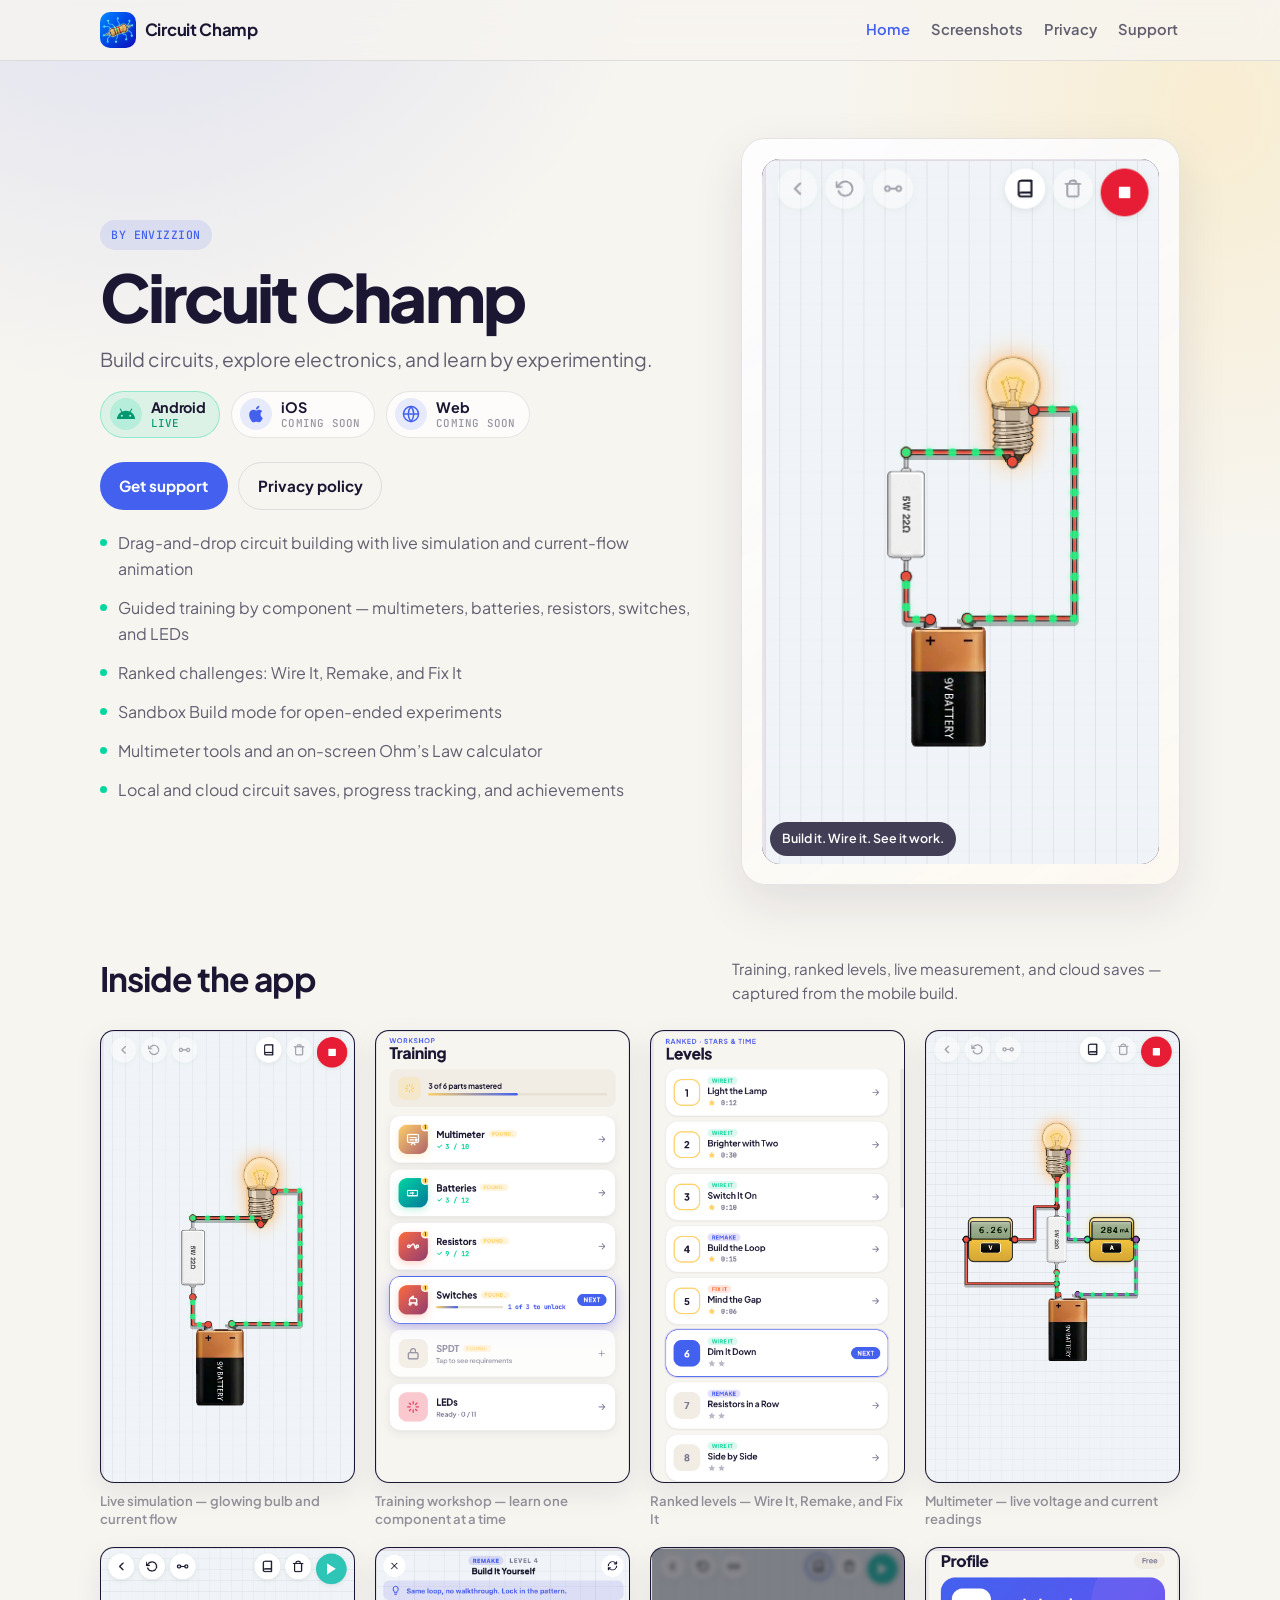
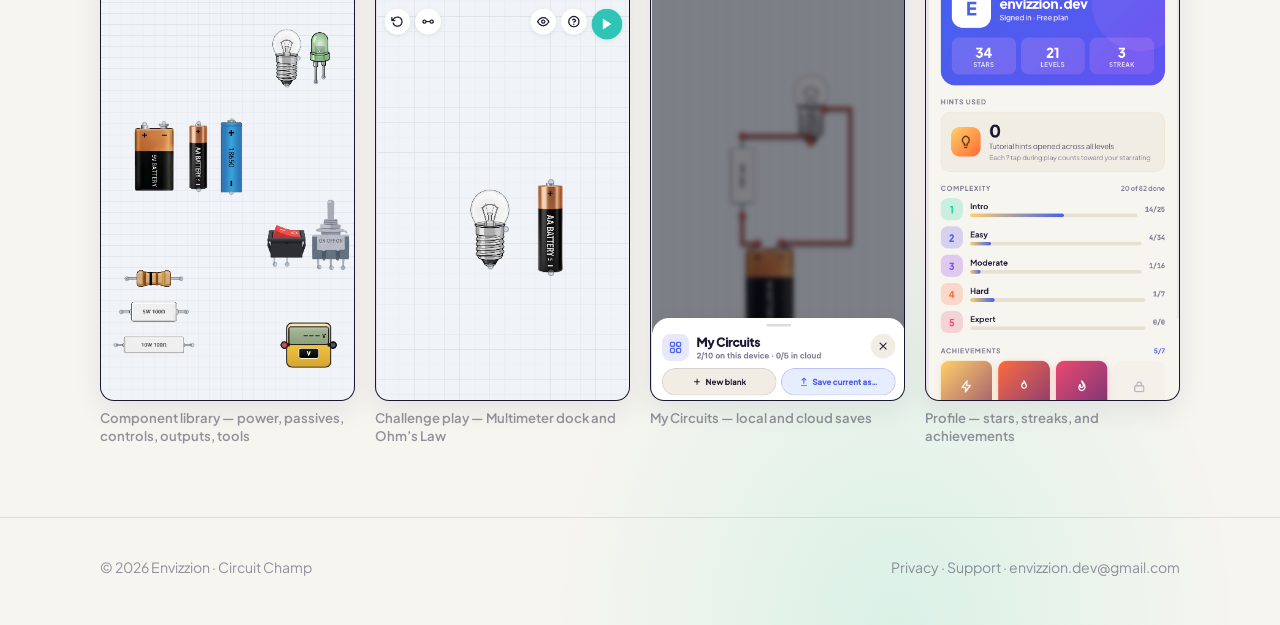
<file: index.html>
<!DOCTYPE html>
<html lang="en">

<head>
  <meta charset="utf-8">
  <meta name="viewport" content="width=device-width, initial-scale=1, viewport-fit=cover">
  <title>Circuit Champ — Build circuits. Learn by experimenting.</title>
  <meta name="description"
    content="Circuit Champ is a hands-on electronics learning app for Android, with iOS and web versions coming soon. Build circuits, train with guided levels, and experiment in the sandbox.">
  <meta name="theme-color" content="#4361ee">
  <link rel="icon" href="assets/icon.png" type="image/png">
  <link rel="preconnect" href="https://fonts.googleapis.com">
  <link rel="preconnect" href="https://fonts.gstatic.com" crossorigin>
  <link
    href="https://fonts.googleapis.com/css2?family=JetBrains+Mono:wght@400;500&family=Plus+Jakarta+Sans:wght@500;600;700;800&display=swap"
    rel="stylesheet">
  <link rel="stylesheet" href="css/site.css">
</head>

<body>
  <header class="site-header">
    <div class="site-header__inner">
      <a class="brand" href="./">
        <img src="assets/icon.png" width="36" height="36" alt="">
        <span>Circuit Champ</span>
      </a>
      <nav class="nav" aria-label="Primary">
        <a href="./" aria-current="page">Home</a>
        <a href="#screenshots">Screenshots</a>
        <a href="privacy/">Privacy</a>
        <a href="support/">Support</a>
      </nav>
    </div>
  </header>

  <main>
    <section class="hero">
      <div class="wrap hero__grid">
        <div class="hero__copy">
          <p class="eyebrow anim">By Envizzion</p>
          <h1 class="anim anim-d1">Circuit Champ</h1>
          <p class="hero__lede anim anim-d2">Build circuits, explore electronics, and learn by experimenting.</p>
          <ul class="platforms anim anim-d2" aria-label="Supported platforms">
            <li class="platform platform--live">
              <span class="platform__icon" aria-hidden="true">
                <svg viewBox="0 0 24 24" width="20" height="20" fill="currentColor">
                  <path d="M17.6 9.48l1.84-3.18c.16-.31.04-.69-.26-.85a.637.637 0 0 0-.83.22l-1.88 3.24a11.43 11.43 0 0 0-8.94 0L5.65 5.67a.643.643 0 0 0-.87-.2c-.28.18-.37.54-.2.83L6.4 9.48A10.78 10.78 0 0 0 1 18h22a10.78 10.78 0 0 0-5.4-8.52zM7 15.25a1.25 1.25 0 1 1 0-2.5 1.25 1.25 0 0 1 0 2.5zm10 0a1.25 1.25 0 1 1 0-2.5 1.25 1.25 0 0 1 0 2.5z"/>
                </svg>
              </span>
              <span class="platform__meta">
                <span class="platform__name">Android</span>
                <span class="platform__status">Live</span>
              </span>
            </li>
            <li class="platform">
              <span class="platform__icon" aria-hidden="true">
                <svg viewBox="0 0 24 24" width="20" height="20" fill="currentColor">
                  <path d="M18.71 19.5c-.83 1.24-1.71 2.45-3.05 2.47-1.34.03-1.77-.79-3.29-.79-1.53 0-2 .77-3.27.82-1.31.05-2.3-1.32-3.14-2.53C4.25 17 2.94 12.45 4.7 9.39c.87-1.52 2.43-2.48 4.12-2.51 1.28-.02 2.5.87 3.29.87.78 0 2.26-1.07 3.81-.91.65.03 2.47.26 3.64 1.98-.09.06-2.17 1.28-2.15 3.81.03 3.02 2.65 4.03 2.68 4.04-.03.07-.42 1.44-1.38 2.83M13 3.5c.73-.83 1.94-1.46 2.94-1.5.13 1.17-.34 2.35-1.04 3.19-.69.85-1.83 1.51-2.95 1.42-.15-1.15.41-2.35 1.05-3.11z"/>
                </svg>
              </span>
              <span class="platform__meta">
                <span class="platform__name">iOS</span>
                <span class="platform__status">Coming soon</span>
              </span>
            </li>
            <li class="platform">
              <span class="platform__icon" aria-hidden="true">
                <svg viewBox="0 0 24 24" width="20" height="20" fill="none" stroke="currentColor" stroke-width="1.8" stroke-linecap="round" stroke-linejoin="round">
                  <circle cx="12" cy="12" r="9"/>
                  <path d="M3 12h18"/>
                  <path d="M12 3a14 14 0 0 1 0 18"/>
                  <path d="M12 3a14 14 0 0 0 0 18"/>
                </svg>
              </span>
              <span class="platform__meta">
                <span class="platform__name">Web</span>
                <span class="platform__status">Coming soon</span>
              </span>
            </li>
          </ul>
          <div class="cta-row anim anim-d3">
            <a class="btn btn--primary" href="support/">Get support</a>
            <a class="btn btn--ghost" href="privacy/">Privacy policy</a>
          </div>
        </div>
        <aside class="hero__panel anim anim-d2" aria-label="Featured screenshot">
          <img src="assets/screenshots/01-sandbox-live-simulation.png"
            alt="Sandbox simulation with a glowing bulb, battery, resistor, and animated current flow"
            width="415" height="918">
          <span class="hero__badge">Build it. Wire it. See it work.</span>
        </aside>
        <ul class="features hero__features anim anim-d4">
          <li>Drag-and-drop circuit building with live simulation and current-flow animation</li>
          <li>Guided training by component — multimeters, batteries, resistors, switches, and LEDs</li>
          <li>Ranked challenges: Wire It, Remake, and Fix It</li>
          <li>Sandbox Build mode for open-ended experiments</li>
          <li>Multimeter tools and an on-screen Ohm’s Law calculator</li>
          <li>Local and cloud circuit saves, progress tracking, and achievements</li>
        </ul>
      </div>
    </section>

    <section class="section" id="screenshots">
      <div class="wrap">
        <div class="section__head">
          <h2>Inside the app</h2>
          <p>Training, ranked levels, live measurement, and cloud saves — captured from the mobile build.</p>
        </div>
        <div class="shot-grid">
          <figure class="shot anim anim-d1">
            <img src="assets/screenshots/01-sandbox-live-simulation.png"
              alt="Sandbox with a powered bulb circuit and moving current dots on the wires" width="415" height="918">
            <figcaption>Live simulation — glowing bulb and current flow</figcaption>
          </figure>
          <figure class="shot anim anim-d2">
            <img src="assets/screenshots/02-training-workshop.png"
              alt="Training workshop listing Multimeter, Batteries, Resistors, Switches, SPDT, and LEDs"
              width="416" height="919">
            <figcaption>Training workshop — learn one component at a time</figcaption>
          </figure>
          <figure class="shot anim anim-d3">
            <img src="assets/screenshots/03-ranked-levels.png"
              alt="Ranked levels list with Wire It, Remake, and Fix It challenges plus star times"
              width="416" height="918">
            <figcaption>Ranked levels — Wire It, Remake, and Fix It</figcaption>
          </figure>
          <figure class="shot anim anim-d4">
            <img src="assets/screenshots/04-multimeter-live-readings.png"
              alt="Circuit with voltmeter reading 6.26 V and ammeter reading 284 mA while the bulb glows"
              width="413" height="918">
            <figcaption>Multimeter — live voltage and current readings</figcaption>
          </figure>
          <figure class="shot anim anim-d5">
            <img src="assets/screenshots/05-component-library.png"
              alt="Sandbox palette showing batteries, resistors, switches, bulbs, LEDs, and a multimeter"
              width="412" height="917">
            <figcaption>Component library — power, passives, controls, outputs, tools</figcaption>
          </figure>
          <figure class="shot anim anim-d6">
            <img src="assets/screenshots/06-challenge-ohms-law.png"
              alt="Level 4 Build It Yourself challenge with Multimeter dock and Ohm’s Law calculator"
              width="413" height="921">
            <figcaption>Challenge play — Multimeter dock and Ohm’s Law</figcaption>
          </figure>
          <figure class="shot anim anim-d7">
            <img src="assets/screenshots/07-my-circuits-cloud-saves.png"
              alt="My Circuits sheet showing local and cloud save slots for named sandbox circuits"
              width="412" height="918">
            <figcaption>My Circuits — local and cloud saves</figcaption>
          </figure>
          <figure class="shot anim anim-d8">
            <img src="assets/screenshots/08-profile-progress.png"
              alt="Profile screen with stars, levels completed, streak, complexity progress, and achievements"
              width="413" height="923">
            <figcaption>Profile — stars, streaks, and achievements</figcaption>
          </figure>
        </div>
      </div>
    </section>
  </main>

  <footer class="site-footer">
    <div class="site-footer__inner">
      <p>© 2026 Envizzion · Circuit Champ</p>
      <p>
        <a href="privacy/">Privacy</a>
        ·
        <a href="support/">Support</a>
        ·
        <a href="mailto:envizzion.dev@gmail.com">envizzion.dev@gmail.com</a>
      </p>
    </div>
  </footer>
</body>

</html>
</file>
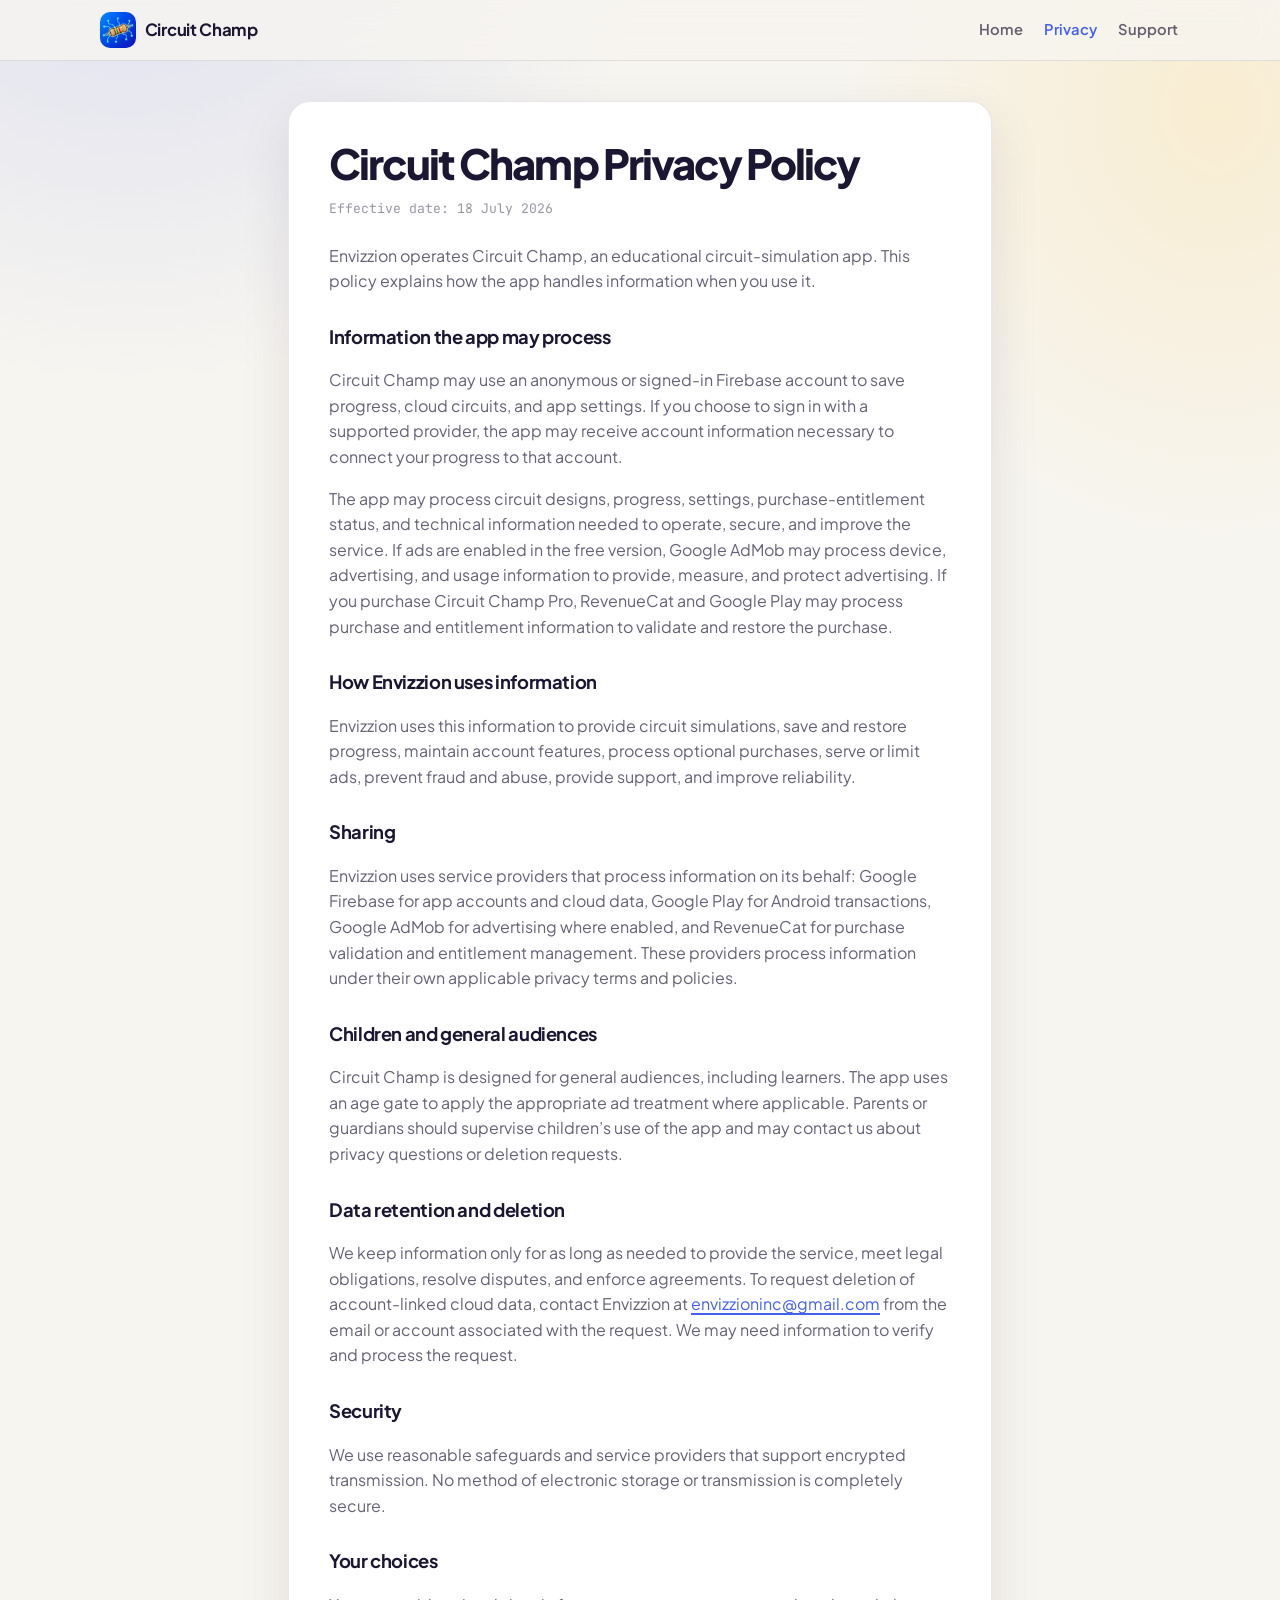
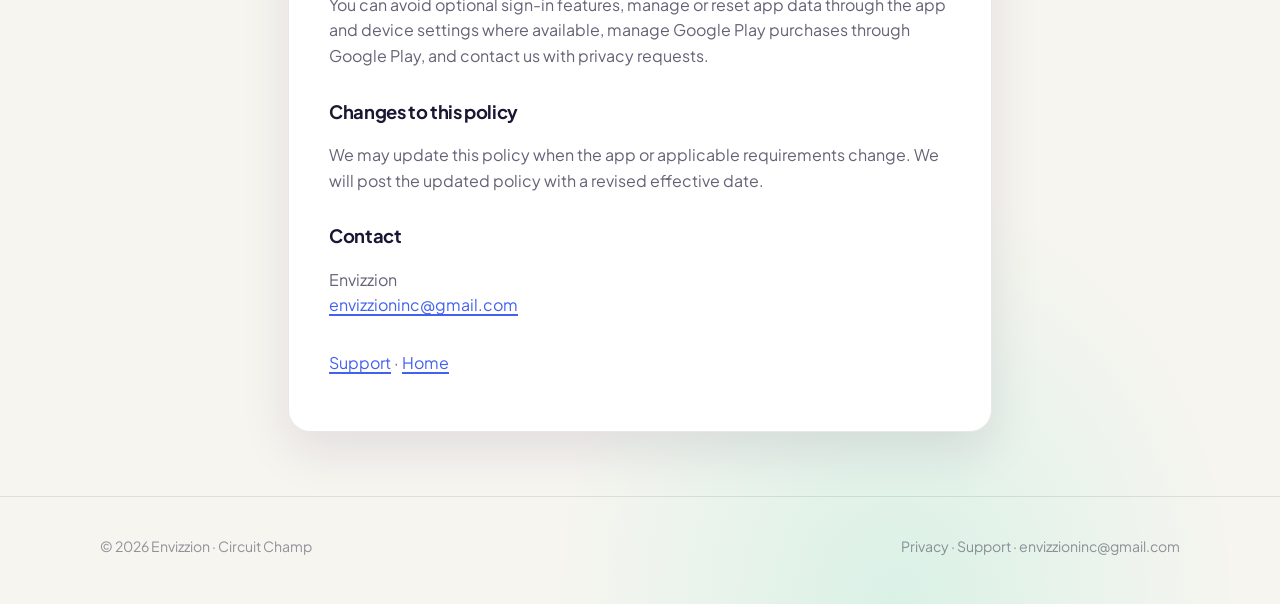
<file: privacy/index.html>
<!DOCTYPE html>
<html lang="en">

<head>
  <meta charset="utf-8">
  <meta name="viewport" content="width=device-width, initial-scale=1, viewport-fit=cover">
  <title>Privacy Policy — Circuit Champ</title>
  <meta name="description" content="Privacy policy for Circuit Champ by Envizzion.">
  <meta name="theme-color" content="#4361ee">
  <link rel="icon" href="../assets/icon.png" type="image/png">
  <link rel="preconnect" href="https://fonts.googleapis.com">
  <link rel="preconnect" href="https://fonts.gstatic.com" crossorigin>
  <link
    href="https://fonts.googleapis.com/css2?family=JetBrains+Mono:wght@400;500&family=Plus+Jakarta+Sans:wght@500;600;700;800&display=swap"
    rel="stylesheet">
  <link rel="stylesheet" href="../css/site.css">
</head>

<body>
  <header class="site-header">
    <div class="site-header__inner">
      <a class="brand" href="../">
        <img src="../assets/icon.png" width="36" height="36" alt="">
        <span>Circuit Champ</span>
      </a>
      <nav class="nav" aria-label="Primary">
        <a href="../">Home</a>
        <a href="./" aria-current="page">Privacy</a>
        <a href="../support/">Support</a>
      </nav>
    </div>
  </header>

  <main class="doc">
    <article class="doc-card wrap anim">
      <h1>Circuit Champ Privacy Policy</h1>
      <p class="meta">Effective date: 18 July 2026</p>

      <p>Envizzion operates Circuit Champ, an educational circuit-simulation app. This policy explains how the app
        handles information when you use it.</p>

      <h2>Information the app may process</h2>
      <p>Circuit Champ may use an anonymous or signed-in Firebase account to save progress, cloud circuits, and app
        settings. If you choose to sign in with a supported provider, the app may receive account information necessary
        to connect your progress to that account.</p>
      <p>The app may process circuit designs, progress, settings, purchase-entitlement status, and technical information
        needed to operate, secure, and improve the service. If ads are enabled in the free version, Google AdMob may
        process device, advertising, and usage information to provide, measure, and protect advertising. If you purchase
        Circuit Champ Pro, RevenueCat and Google Play may process purchase and entitlement information to validate and
        restore the purchase.</p>

      <h2>How Envizzion uses information</h2>
      <p>Envizzion uses this information to provide circuit simulations, save and restore progress, maintain account
        features, process optional purchases, serve or limit ads, prevent fraud and abuse, provide support, and improve
        reliability.</p>

      <h2>Sharing</h2>
      <p>Envizzion uses service providers that process information on its behalf: Google Firebase for app accounts and
        cloud data, Google Play for Android transactions, Google AdMob for advertising where enabled, and RevenueCat for
        purchase validation and entitlement management. These providers process information under their own applicable
        privacy terms and policies.</p>

      <h2>Children and general audiences</h2>
      <p>Circuit Champ is designed for general audiences, including learners. The app uses an age gate to apply the
        appropriate ad treatment where applicable. Parents or guardians should supervise children’s use of the app and
        may contact us about privacy questions or deletion requests.</p>

      <h2>Data retention and deletion</h2>
      <p>We keep information only for as long as needed to provide the service, meet legal obligations, resolve
        disputes, and enforce agreements. To request deletion of account-linked cloud data, contact Envizzion at <a
          href="mailto:envizzioninc@gmail.com">envizzioninc@gmail.com</a> from the email or account associated with the
        request. We may need information to verify and process the request.</p>

      <h2>Security</h2>
      <p>We use reasonable safeguards and service providers that support encrypted transmission. No method of electronic
        storage or transmission is completely secure.</p>

      <h2>Your choices</h2>
      <p>You can avoid optional sign-in features, manage or reset app data through the app and device settings where
        available, manage Google Play purchases through Google Play, and contact us with privacy requests.</p>

      <h2>Changes to this policy</h2>
      <p>We may update this policy when the app or applicable requirements change. We will post the updated policy with
        a revised effective date.</p>

      <h2>Contact</h2>
      <p>Envizzion<br>
        <a href="mailto:envizzioninc@gmail.com">envizzioninc@gmail.com</a>
      </p>

      <p style="margin-top: 2rem;"><a href="../support/">Support</a> · <a href="../">Home</a></p>
    </article>
  </main>

  <footer class="site-footer">
    <div class="site-footer__inner">
      <p>© 2026 Envizzion · Circuit Champ</p>
      <p>
        <a href="./">Privacy</a>
        ·
        <a href="../support/">Support</a>
        ·
        <a href="mailto:envizzioninc@gmail.com">envizzioninc@gmail.com</a>
      </p>
    </div>
  </footer>
</body>

</html>
</file>
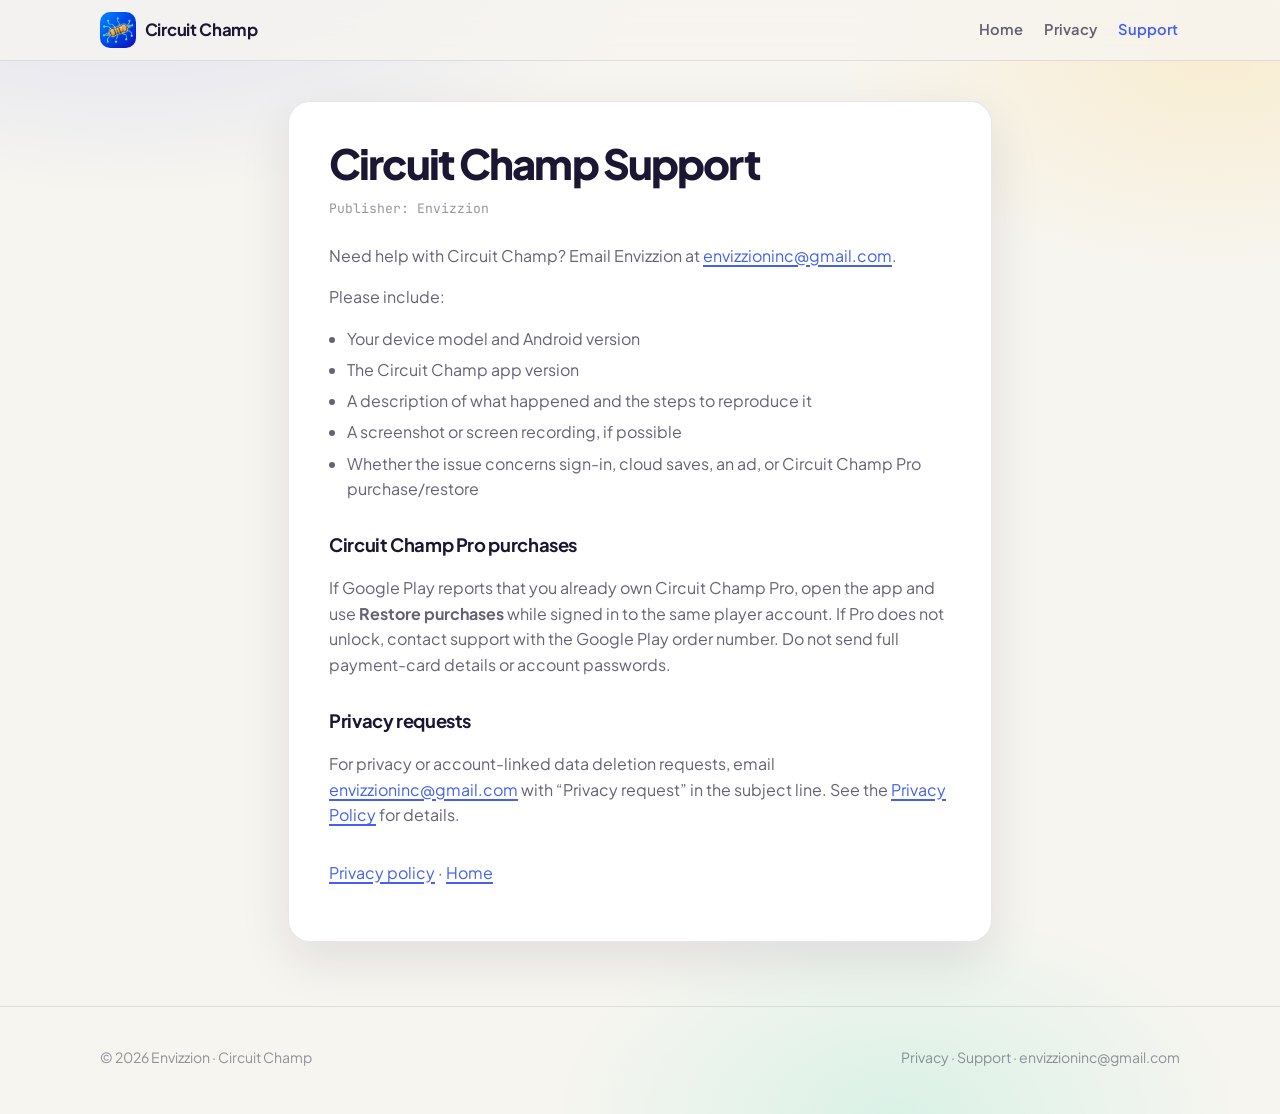
<file: support/index.html>
<!DOCTYPE html>
<html lang="en">

<head>
  <meta charset="utf-8">
  <meta name="viewport" content="width=device-width, initial-scale=1, viewport-fit=cover">
  <title>Support — Circuit Champ</title>
  <meta name="description"
    content="Support for Circuit Champ by Envizzion. Contact envizzioninc@gmail.com for help with the app, Pro purchases, or privacy requests.">
  <meta name="theme-color" content="#4361ee">
  <link rel="icon" href="../assets/icon.png" type="image/png">
  <link rel="preconnect" href="https://fonts.googleapis.com">
  <link rel="preconnect" href="https://fonts.gstatic.com" crossorigin>
  <link
    href="https://fonts.googleapis.com/css2?family=JetBrains+Mono:wght@400;500&family=Plus+Jakarta+Sans:wght@500;600;700;800&display=swap"
    rel="stylesheet">
  <link rel="stylesheet" href="../css/site.css">
</head>

<body>
  <header class="site-header">
    <div class="site-header__inner">
      <a class="brand" href="../">
        <img src="../assets/icon.png" width="36" height="36" alt="">
        <span>Circuit Champ</span>
      </a>
      <nav class="nav" aria-label="Primary">
        <a href="../">Home</a>
        <a href="../privacy/">Privacy</a>
        <a href="./" aria-current="page">Support</a>
      </nav>
    </div>
  </header>

  <main class="doc">
    <article class="doc-card wrap anim">
      <h1>Circuit Champ Support</h1>
      <p class="meta">Publisher: Envizzion</p>

      <p>Need help with Circuit Champ? Email Envizzion at <a
          href="mailto:envizzioninc@gmail.com">envizzioninc@gmail.com</a>.</p>

      <p>Please include:</p>
      <ul>
        <li>Your device model and Android version</li>
        <li>The Circuit Champ app version</li>
        <li>A description of what happened and the steps to reproduce it</li>
        <li>A screenshot or screen recording, if possible</li>
        <li>Whether the issue concerns sign-in, cloud saves, an ad, or Circuit Champ Pro purchase/restore</li>
      </ul>

      <h2>Circuit Champ Pro purchases</h2>
      <p>If Google Play reports that you already own Circuit Champ Pro, open the app and use <strong>Restore
          purchases</strong> while signed in to the same player account. If Pro does not unlock, contact support with
        the Google Play order number. Do not send full payment-card details or account passwords.</p>

      <h2>Privacy requests</h2>
      <p>For privacy or account-linked data deletion requests, email <a
          href="mailto:envizzioninc@gmail.com?subject=Privacy%20request">envizzioninc@gmail.com</a> with “Privacy
        request” in the subject line. See the <a href="../privacy/">Privacy Policy</a> for details.</p>

      <p style="margin-top: 2rem;"><a href="../privacy/">Privacy policy</a> · <a href="../">Home</a></p>
    </article>
  </main>

  <footer class="site-footer">
    <div class="site-footer__inner">
      <p>© 2026 Envizzion · Circuit Champ</p>
      <p>
        <a href="../privacy/">Privacy</a>
        ·
        <a href="./">Support</a>
        ·
        <a href="mailto:envizzioninc@gmail.com">envizzioninc@gmail.com</a>
      </p>
    </div>
  </footer>
</body>

</html>
</file>
<file: css/site.css>
:root {
  --accent: #4361ee;
  --accent-soft: rgba(67, 97, 238, 0.12);
  --yellow: #ffd166;
  --orange: #ff6b35;
  --green: #06d6a0;
  --surface: #f7f5f0;
  --surface-elevated: #ffffff;
  --ink: #1b1733;
  --ink-muted: rgba(27, 23, 51, 0.68);
  --ink-faint: rgba(27, 23, 51, 0.45);
  --line: rgba(27, 23, 51, 0.1);
  --font-sans: "Plus Jakarta Sans", system-ui, sans-serif;
  --font-mono: "JetBrains Mono", ui-monospace, monospace;
  --radius: 18px;
  --shadow: 0 18px 50px rgba(27, 23, 51, 0.1);
  --max: 1080px;
}

*,
*::before,
*::after {
  box-sizing: border-box;
}

html {
  scroll-behavior: smooth;
  -webkit-text-size-adjust: 100%;
  text-size-adjust: 100%;
}

body {
  margin: 0;
  min-height: 100vh;
  font-family: var(--font-sans);
  color: var(--ink);
  background:
    radial-gradient(ellipse 80% 50% at 10% -10%, rgba(67, 97, 238, 0.18), transparent 55%),
    radial-gradient(ellipse 60% 40% at 95% 5%, rgba(255, 209, 102, 0.22), transparent 50%),
    radial-gradient(ellipse 50% 35% at 70% 100%, rgba(6, 214, 160, 0.12), transparent 55%),
    var(--surface);
  line-height: 1.6;
  padding-left: env(safe-area-inset-left);
  padding-right: env(safe-area-inset-right);
}

img {
  max-width: 100%;
  height: auto;
  display: block;
}

a {
  color: var(--accent);
  text-decoration-thickness: 1.5px;
  text-underline-offset: 0.18em;
}

a:hover {
  color: #2f49d1;
}

.site-header {
  position: sticky;
  top: 0;
  z-index: 20;
  backdrop-filter: blur(14px);
  background: rgba(247, 245, 240, 0.82);
  border-bottom: 1px solid var(--line);
}

.site-header__inner,
.site-footer__inner,
.wrap {
  width: min(100% - 1.5rem, var(--max));
  margin-inline: auto;
}

@media (min-width: 640px) {
  .site-header__inner,
  .site-footer__inner,
  .wrap {
    width: min(100% - 2rem, var(--max));
  }
}

.site-header__inner {
  display: flex;
  align-items: center;
  justify-content: space-between;
  gap: 0.75rem;
  padding: 0.75rem 0;
  padding-top: max(0.75rem, env(safe-area-inset-top));
}

.brand {
  display: inline-flex;
  align-items: center;
  gap: 0.55rem;
  color: inherit;
  text-decoration: none;
  font-weight: 700;
  letter-spacing: -0.02em;
  min-width: 0;
}

.brand img {
  width: 32px;
  height: 32px;
  border-radius: 9px;
  flex-shrink: 0;
}

@media (min-width: 640px) {
  .brand img {
    width: 36px;
    height: 36px;
    border-radius: 10px;
  }
}

.brand span {
  font-size: 0.95rem;
  white-space: nowrap;
  overflow: hidden;
  text-overflow: ellipsis;
}

@media (min-width: 640px) {
  .brand span {
    font-size: 1.05rem;
  }
}

.nav {
  display: flex;
  flex-wrap: nowrap;
  align-items: center;
  justify-content: flex-end;
  gap: 0.15rem 0.65rem;
  font-size: 0.82rem;
  font-weight: 600;
  overflow-x: auto;
  -webkit-overflow-scrolling: touch;
  scrollbar-width: none;
}

.nav::-webkit-scrollbar {
  display: none;
}

@media (min-width: 640px) {
  .nav {
    flex-wrap: wrap;
    gap: 0.35rem 1rem;
    font-size: 0.92rem;
    overflow: visible;
  }
}

.nav a {
  color: var(--ink-muted);
  text-decoration: none;
  padding: 0.35rem 0.15rem;
  white-space: nowrap;
}

.nav a:hover,
.nav a[aria-current="page"] {
  color: var(--accent);
}

.hero {
  padding: clamp(1.75rem, 6vw, 5rem) 0 clamp(1.5rem, 4vw, 3.5rem);
}

.hero__grid {
  display: grid;
  gap: 1.5rem;
  align-items: start;
  grid-template-areas:
    "copy"
    "panel"
    "features";
}

.hero__copy { grid-area: copy; }
.hero__panel { grid-area: panel; }
.hero__features {
  grid-area: features;
  margin-top: 0.25rem;
}

@media (min-width: 860px) {
  .hero__grid {
    grid-template-columns: 1.15fr 0.85fr;
    grid-template-areas:
      "copy panel"
      "features panel";
    gap: 1.25rem 3rem;
    align-items: end;
  }

  .hero__features {
    margin-top: 0.5rem;
    align-self: start;
  }

  .hero__panel {
    align-self: end;
  }
}

.eyebrow {
  display: inline-block;
  margin: 0 0 0.85rem;
  padding: 0.35rem 0.7rem;
  border-radius: 999px;
  background: var(--accent-soft);
  color: var(--accent);
  font-family: var(--font-mono);
  font-size: 0.68rem;
  font-weight: 500;
  letter-spacing: 0.04em;
  text-transform: uppercase;
}

@media (min-width: 640px) {
  .eyebrow {
    font-size: 0.72rem;
  }
}

.hero h1,
.doc h1 {
  margin: 0 0 0.75rem;
  font-size: clamp(2rem, 9vw, 4.1rem);
  line-height: 1.05;
  letter-spacing: -0.045em;
  font-weight: 800;
}

.hero h1 {
  max-width: 12ch;
}

.hero__lede,
.doc .lede {
  margin: 0 0 1rem;
  max-width: 36rem;
  color: var(--ink-muted);
  font-size: clamp(1.05rem, 2.2vw, 1.2rem);
}

.platforms {
  display: flex;
  flex-wrap: wrap;
  gap: 0.5rem;
  margin: 0 0 1.25rem;
  padding: 0;
  list-style: none;
}

.platform {
  display: inline-flex;
  align-items: center;
  gap: 0.45rem;
  min-height: 2.5rem;
  padding: 0.35rem 0.7rem 0.35rem 0.4rem;
  border: 1px solid var(--line);
  border-radius: 999px;
  background: rgba(255, 255, 255, 0.72);
  color: var(--ink);
}

@media (min-width: 640px) {
  .platforms {
    gap: 0.65rem;
    margin: 0 0 1.5rem;
  }

  .platform {
    gap: 0.55rem;
    min-height: 2.75rem;
    padding: 0.4rem 0.85rem 0.4rem 0.55rem;
  }
}

.platform__icon {
  display: inline-flex;
  align-items: center;
  justify-content: center;
  width: 1.75rem;
  height: 1.75rem;
  border-radius: 50%;
  background: var(--accent-soft);
  color: var(--accent);
  flex-shrink: 0;
}

.platform__icon svg {
  width: 16px;
  height: 16px;
}

@media (min-width: 640px) {
  .platform__icon {
    width: 2rem;
    height: 2rem;
  }

  .platform__icon svg {
    width: 20px;
    height: 20px;
  }
}

.platform__meta {
  display: flex;
  flex-direction: column;
  gap: 0.05rem;
  line-height: 1.15;
}

.platform__name {
  font-size: 0.9rem;
  font-weight: 700;
  letter-spacing: -0.02em;
}

.platform__status {
  font-family: var(--font-mono);
  font-size: 0.68rem;
  font-weight: 500;
  letter-spacing: 0.02em;
  color: var(--ink-faint);
  text-transform: uppercase;
}

.platform--live {
  border-color: rgba(6, 214, 160, 0.35);
  background: rgba(6, 214, 160, 0.1);
}

.platform--live .platform__icon {
  background: rgba(6, 214, 160, 0.18);
  color: #049870;
}

.platform--live .platform__status {
  color: #049870;
}

.cta-row {
  display: flex;
  flex-wrap: wrap;
  gap: 0.65rem;
}

.btn {
  display: inline-flex;
  align-items: center;
  justify-content: center;
  gap: 0.4rem;
  min-height: 2.75rem;
  padding: 0.7rem 1.15rem;
  border-radius: 999px;
  border: 1.5px solid transparent;
  font: inherit;
  font-weight: 700;
  font-size: 0.95rem;
  text-decoration: none;
  cursor: pointer;
  transition: transform 0.15s ease, background 0.15s ease, color 0.15s ease;
  touch-action: manipulation;
}

@media (max-width: 479px) {
  .cta-row {
    flex-direction: column;
  }

  .btn {
    width: 100%;
  }
}

.btn:hover {
  transform: translateY(-1px);
}

.btn--primary {
  background: var(--accent);
  color: #fff;
}

.btn--primary:hover {
  background: #2f49d1;
  color: #fff;
}

.btn--ghost {
  background: transparent;
  border-color: var(--line);
  color: var(--ink);
}

.btn--ghost:hover {
  border-color: var(--accent);
  color: var(--accent);
}

.hero__panel {
  position: relative;
  width: min(100%, 280px);
  margin-inline: auto;
  padding: 0.85rem;
  border-radius: calc(var(--radius) + 6px);
  background:
    linear-gradient(145deg, rgba(255, 255, 255, 0.92), rgba(255, 255, 255, 0.65)),
    linear-gradient(160deg, var(--accent-soft), rgba(255, 209, 102, 0.18));
  border: 1px solid var(--line);
  box-shadow: var(--shadow);
}

@media (min-width: 640px) {
  .hero__panel {
    width: min(100%, 340px);
    padding: 1.25rem;
  }
}

@media (min-width: 860px) {
  .hero__panel {
    width: 100%;
  }
}

.hero__panel img {
  width: 100%;
  border-radius: var(--radius);
  aspect-ratio: 9 / 16;
  max-height: min(62vh, 520px);
  object-fit: cover;
  object-position: top center;
  background: #0f0f1e;
}

@media (min-width: 860px) {
  .hero__panel img {
    max-height: none;
  }
}

.hero__badge {
  position: absolute;
  left: 1.1rem;
  right: 1.1rem;
  bottom: 1.1rem;
  width: fit-content;
  max-width: calc(100% - 2.2rem);
  padding: 0.4rem 0.65rem;
  border-radius: 999px;
  background: rgba(27, 23, 51, 0.82);
  color: #fff;
  font-size: 0.72rem;
  font-weight: 600;
  backdrop-filter: blur(8px);
}

@media (min-width: 640px) {
  .hero__badge {
    left: 1.75rem;
    right: auto;
    bottom: 1.75rem;
    max-width: none;
    padding: 0.45rem 0.75rem;
    font-size: 0.78rem;
  }
}

.section {
  padding: 0.5rem 0 3rem;
}

@media (min-width: 640px) {
  .section {
    padding: 1rem 0 4.5rem;
  }
}

.section__head {
  display: flex;
  flex-direction: column;
  align-items: flex-start;
  gap: 0.5rem;
  margin-bottom: 1.25rem;
}

@media (min-width: 720px) {
  .section__head {
    flex-direction: row;
    flex-wrap: wrap;
    align-items: end;
    justify-content: space-between;
    gap: 1rem;
    margin-bottom: 1.5rem;
  }
}

.section__head h2 {
  margin: 0;
  font-size: clamp(1.45rem, 5vw, 2.1rem);
  letter-spacing: -0.03em;
}

.section__head p {
  margin: 0;
  max-width: 28rem;
  color: var(--ink-muted);
  font-size: 0.95rem;
}

.shot-grid {
  display: grid;
  gap: 0.85rem;
  grid-template-columns: repeat(2, minmax(0, 1fr));
}

@media (min-width: 720px) {
  .shot-grid {
    gap: 1.25rem;
    grid-template-columns: repeat(4, 1fr);
  }
}

.shot {
  margin: 0;
  min-width: 0;
}

.shot img {
  width: 100%;
  border-radius: 12px;
  border: 1px solid var(--line);
  box-shadow: 0 10px 28px rgba(27, 23, 51, 0.08);
  aspect-ratio: 9 / 16;
  object-fit: cover;
  object-position: top center;
  background: #1b1733;
}

@media (min-width: 640px) {
  .shot img {
    border-radius: 14px;
  }
}

.shot figcaption {
  margin-top: 0.45rem;
  font-size: 0.72rem;
  color: var(--ink-faint);
  font-weight: 600;
  line-height: 1.35;
}

@media (min-width: 640px) {
  .shot figcaption {
    margin-top: 0.55rem;
    font-size: 0.82rem;
  }
}

.features {
  display: grid;
  gap: 0.75rem;
  margin: 0;
  padding: 0;
  list-style: none;
  font-size: 0.95rem;
}

@media (min-width: 640px) {
  .features {
    gap: 0.85rem;
    font-size: 1rem;
  }
}

.features li {
  position: relative;
  padding-left: 1.15rem;
  color: var(--ink-muted);
}

.features li::before {
  content: "";
  position: absolute;
  left: 0;
  top: 0.55em;
  width: 0.45rem;
  height: 0.45rem;
  border-radius: 50%;
  background: var(--green);
}

.doc {
  padding: 1.5rem 0 3rem;
}

@media (min-width: 640px) {
  .doc {
    padding: 2.5rem 0 4rem;
  }
}

.doc-card {
  max-width: 44rem;
  margin: 0 auto;
  padding: 1.25rem 1.1rem;
  background: var(--surface-elevated);
  border: 1px solid var(--line);
  border-radius: calc(var(--radius) + 4px);
  box-shadow: var(--shadow);
}

@media (min-width: 640px) {
  .doc-card {
    padding: clamp(1.5rem, 4vw, 2.5rem);
  }
}

.doc-card h1 {
  font-size: clamp(1.65rem, 6vw, 2.6rem);
}

.doc-card .meta {
  margin: 0 0 1.25rem;
  color: var(--ink-faint);
  font-family: var(--font-mono);
  font-size: 0.78rem;
}

@media (min-width: 640px) {
  .doc-card .meta {
    margin: 0 0 1.5rem;
    font-size: 0.82rem;
  }
}

.doc-card h2 {
  margin: 1.5rem 0 0.55rem;
  font-size: 1.08rem;
  letter-spacing: -0.02em;
}

@media (min-width: 640px) {
  .doc-card h2 {
    margin: 1.75rem 0 0.65rem;
    font-size: 1.15rem;
  }
}

.doc-card p,
.doc-card li {
  color: var(--ink-muted);
  overflow-wrap: anywhere;
}

.doc-card ul {
  padding-left: 1.15rem;
}

.doc-card li + li {
  margin-top: 0.35rem;
}

.site-footer {
  border-top: 1px solid var(--line);
  padding: 1.25rem 0 max(1.5rem, env(safe-area-inset-bottom));
  color: var(--ink-faint);
  font-size: 0.84rem;
}

@media (min-width: 640px) {
  .site-footer {
    padding: 1.5rem 0 2rem;
    font-size: 0.88rem;
  }
}

.site-footer__inner {
  display: flex;
  flex-direction: column;
  gap: 0.55rem;
}

@media (min-width: 640px) {
  .site-footer__inner {
    flex-direction: row;
    flex-wrap: wrap;
    gap: 0.75rem 1.5rem;
    justify-content: space-between;
  }
}

.site-footer a {
  color: inherit;
  text-decoration: none;
}

.site-footer a:hover {
  color: var(--accent);
}

/* Motion */
@keyframes rise-in {
  from {
    opacity: 0;
    transform: translateY(14px);
  }
  to {
    opacity: 1;
    transform: translateY(0);
  }
}

.anim {
  animation: rise-in 0.7s ease both;
}

.anim-d1 { animation-delay: 0.08s; }
.anim-d2 { animation-delay: 0.16s; }
.anim-d3 { animation-delay: 0.24s; }
.anim-d4 { animation-delay: 0.32s; }
.anim-d5 { animation-delay: 0.4s; }
.anim-d6 { animation-delay: 0.48s; }
.anim-d7 { animation-delay: 0.56s; }
.anim-d8 { animation-delay: 0.64s; }

@media (prefers-reduced-motion: reduce) {
  html { scroll-behavior: auto; }
  .anim { animation: none; }
  .btn:hover { transform: none; }
}
</file>
